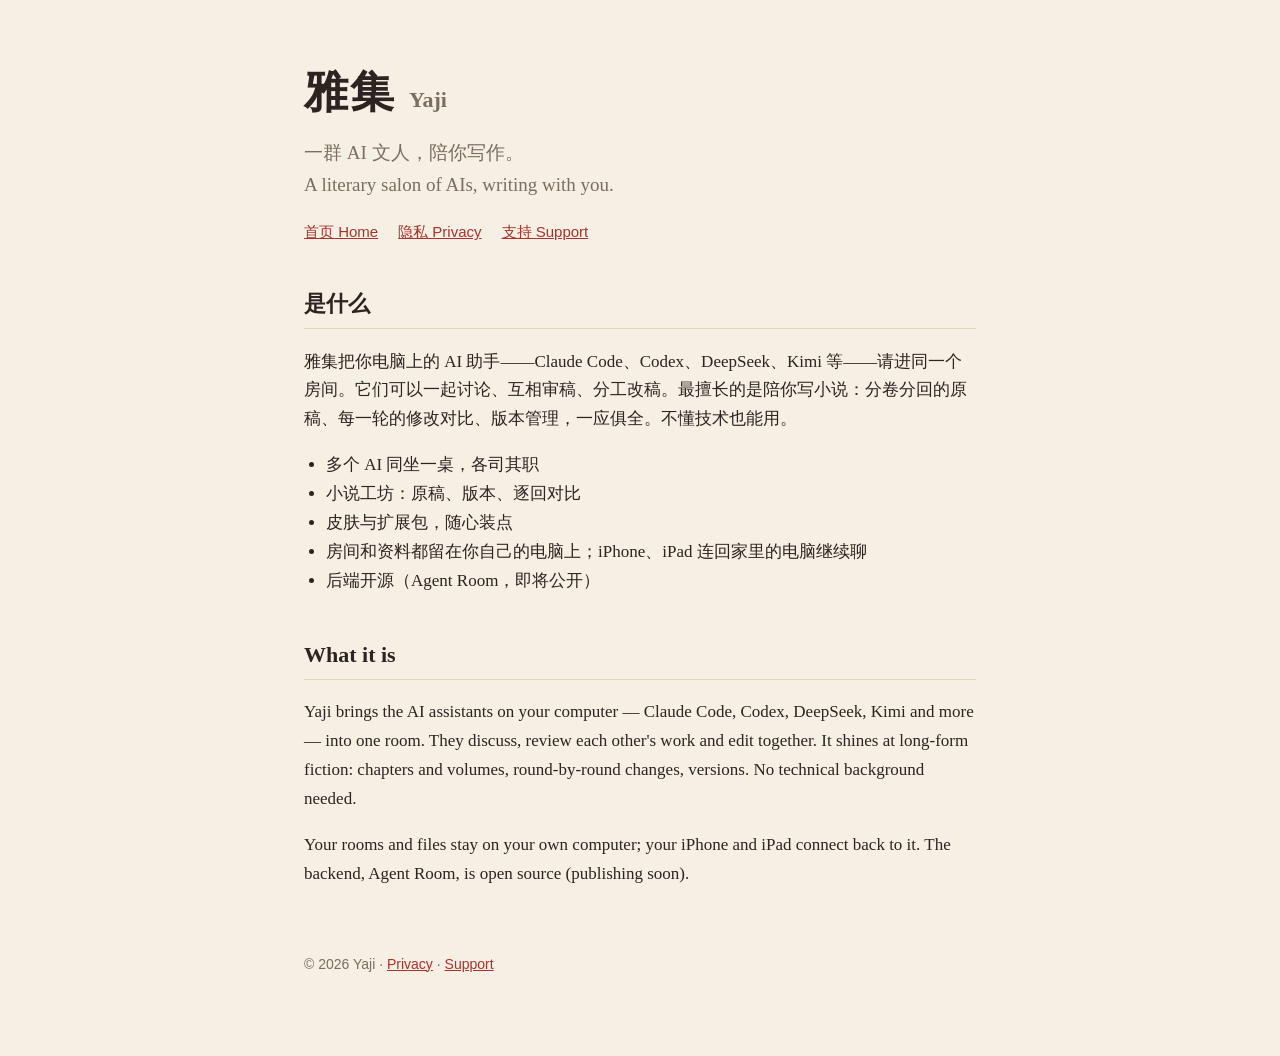
<file: index.html>
<!doctype html>
<html lang="zh-Hans">
<head>
<meta charset="utf-8"><meta name="viewport" content="width=device-width, initial-scale=1">
<title>雅集 Yaji — a literary salon of AIs</title>
<meta name="description" content="Yaji brings your AI assistants into one room to write, discuss and edit together. Your rooms stay on your own computer.">
<link rel="stylesheet" href="style.css">
</head>
<body><main>
<header><h1>雅集 <small>Yaji</small></h1></header>
<p class="tag">一群 AI 文人，陪你写作。<br>A literary salon of AIs, writing with you.</p>
<nav><a href="./">首页 Home</a><a href="privacy.html">隐私 Privacy</a><a href="support.html">支持 Support</a></nav>

<h2>是什么</h2>
<p>雅集把你电脑上的 AI 助手——Claude Code、Codex、DeepSeek、Kimi 等——请进同一个房间。它们可以一起讨论、互相审稿、分工改稿。最擅长的是陪你写小说：分卷分回的原稿、每一轮的修改对比、版本管理，一应俱全。不懂技术也能用。</p>
<ul>
<li>多个 AI 同坐一桌，各司其职</li>
<li>小说工坊：原稿、版本、逐回对比</li>
<li>皮肤与扩展包，随心装点</li>
<li>房间和资料都留在你自己的电脑上；iPhone、iPad 连回家里的电脑继续聊</li>
<li>后端开源（Agent Room，即将公开）</li>
</ul>

<h2>What it is</h2>
<p>Yaji brings the AI assistants on your computer — Claude Code, Codex, DeepSeek, Kimi and more — into one room. They discuss, review each other's work and edit together. It shines at long-form fiction: chapters and volumes, round-by-round changes, versions. No technical background needed.</p>
<p>Your rooms and files stay on your own computer; your iPhone and iPad connect back to it. The backend, Agent Room, is open source (publishing soon).</p>

<footer>© 2026 Yaji · <a href="privacy.html">Privacy</a> · <a href="support.html">Support</a></footer>
</main></body>
</html>
</file>
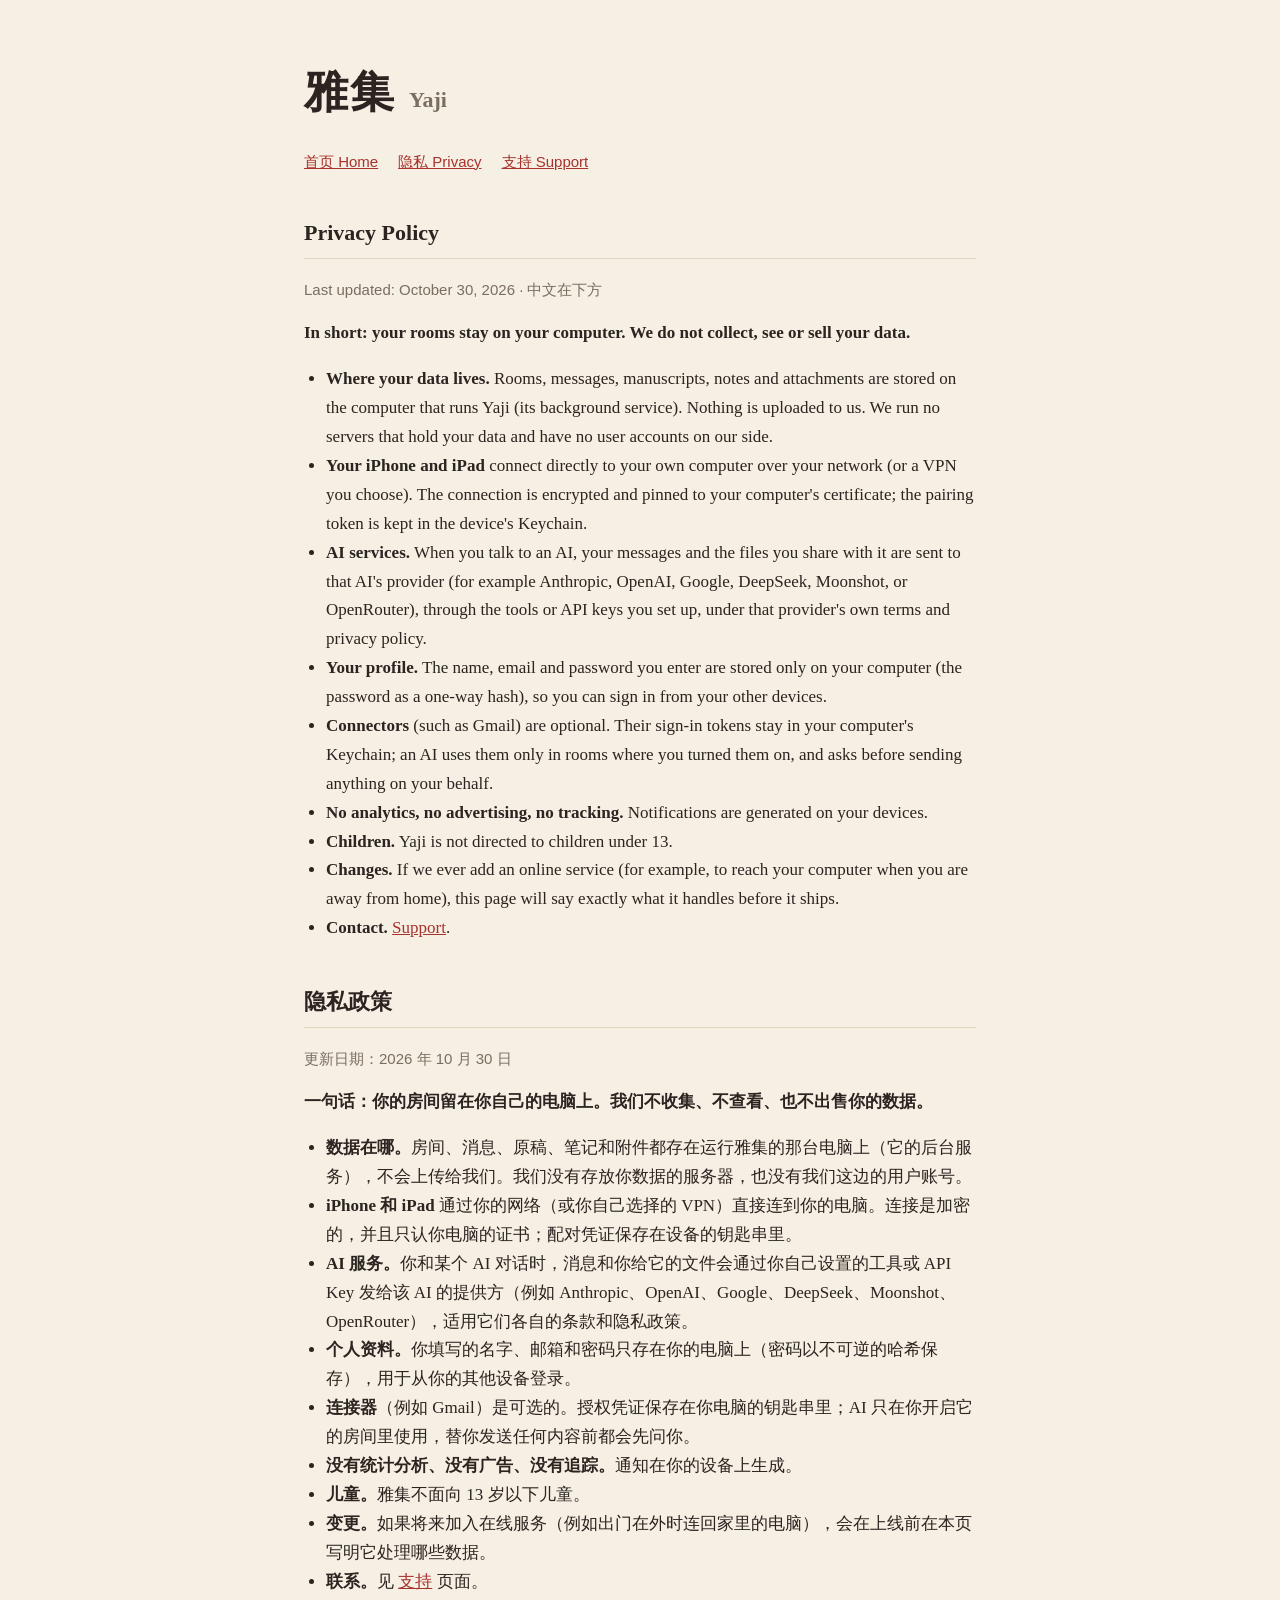
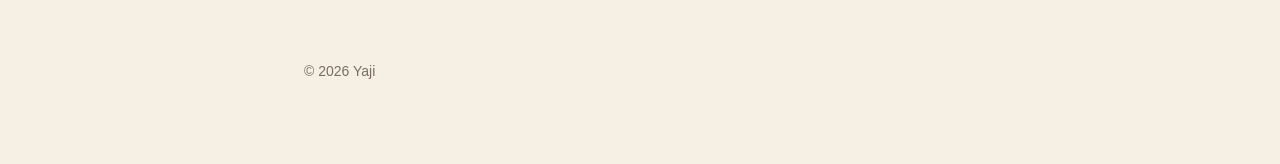
<file: privacy.html>
<!doctype html>
<html lang="en">
<head>
<meta charset="utf-8"><meta name="viewport" content="width=device-width, initial-scale=1">
<title>Privacy — 雅集 Yaji</title>
<link rel="stylesheet" href="style.css">
</head>
<body><main>
<header><h1>雅集 <small>Yaji</small></h1></header>
<nav><a href="./">首页 Home</a><a href="privacy.html">隐私 Privacy</a><a href="support.html">支持 Support</a></nav>

<h2>Privacy Policy</h2>
<p class="lang">Last updated: October 30, 2026 · 中文在下方</p>
<p><strong>In short: your rooms stay on your computer. We do not collect, see or sell your data.</strong></p>
<ul>
<li><strong>Where your data lives.</strong> Rooms, messages, manuscripts, notes and attachments are stored on the computer that runs Yaji (its background service). Nothing is uploaded to us. We run no servers that hold your data and have no user accounts on our side.</li>
<li><strong>Your iPhone and iPad</strong> connect directly to your own computer over your network (or a VPN you choose). The connection is encrypted and pinned to your computer's certificate; the pairing token is kept in the device's Keychain.</li>
<li><strong>AI services.</strong> When you talk to an AI, your messages and the files you share with it are sent to that AI's provider (for example Anthropic, OpenAI, Google, DeepSeek, Moonshot, or OpenRouter), through the tools or API keys you set up, under that provider's own terms and privacy policy.</li>
<li><strong>Your profile.</strong> The name, email and password you enter are stored only on your computer (the password as a one-way hash), so you can sign in from your other devices.</li>
<li><strong>Connectors</strong> (such as Gmail) are optional. Their sign-in tokens stay in your computer's Keychain; an AI uses them only in rooms where you turned them on, and asks before sending anything on your behalf.</li>
<li><strong>No analytics, no advertising, no tracking.</strong> Notifications are generated on your devices.</li>
<li><strong>Children.</strong> Yaji is not directed to children under 13.</li>
<li><strong>Changes.</strong> If we ever add an online service (for example, to reach your computer when you are away from home), this page will say exactly what it handles before it ships.</li>
<li><strong>Contact.</strong> <a href="support.html">Support</a>.</li>
</ul>

<h2>隐私政策</h2>
<p class="lang">更新日期：2026 年 10 月 30 日</p>
<p><strong>一句话：你的房间留在你自己的电脑上。我们不收集、不查看、也不出售你的数据。</strong></p>
<ul>
<li><strong>数据在哪。</strong>房间、消息、原稿、笔记和附件都存在运行雅集的那台电脑上（它的后台服务），不会上传给我们。我们没有存放你数据的服务器，也没有我们这边的用户账号。</li>
<li><strong>iPhone 和 iPad</strong> 通过你的网络（或你自己选择的 VPN）直接连到你的电脑。连接是加密的，并且只认你电脑的证书；配对凭证保存在设备的钥匙串里。</li>
<li><strong>AI 服务。</strong>你和某个 AI 对话时，消息和你给它的文件会通过你自己设置的工具或 API Key 发给该 AI 的提供方（例如 Anthropic、OpenAI、Google、DeepSeek、Moonshot、OpenRouter），适用它们各自的条款和隐私政策。</li>
<li><strong>个人资料。</strong>你填写的名字、邮箱和密码只存在你的电脑上（密码以不可逆的哈希保存），用于从你的其他设备登录。</li>
<li><strong>连接器</strong>（例如 Gmail）是可选的。授权凭证保存在你电脑的钥匙串里；AI 只在你开启它的房间里使用，替你发送任何内容前都会先问你。</li>
<li><strong>没有统计分析、没有广告、没有追踪。</strong>通知在你的设备上生成。</li>
<li><strong>儿童。</strong>雅集不面向 13 岁以下儿童。</li>
<li><strong>变更。</strong>如果将来加入在线服务（例如出门在外时连回家里的电脑），会在上线前在本页写明它处理哪些数据。</li>
<li><strong>联系。</strong>见 <a href="support.html">支持</a> 页面。</li>
</ul>
<footer>© 2026 Yaji</footer>
</main></body>
</html>
</file>
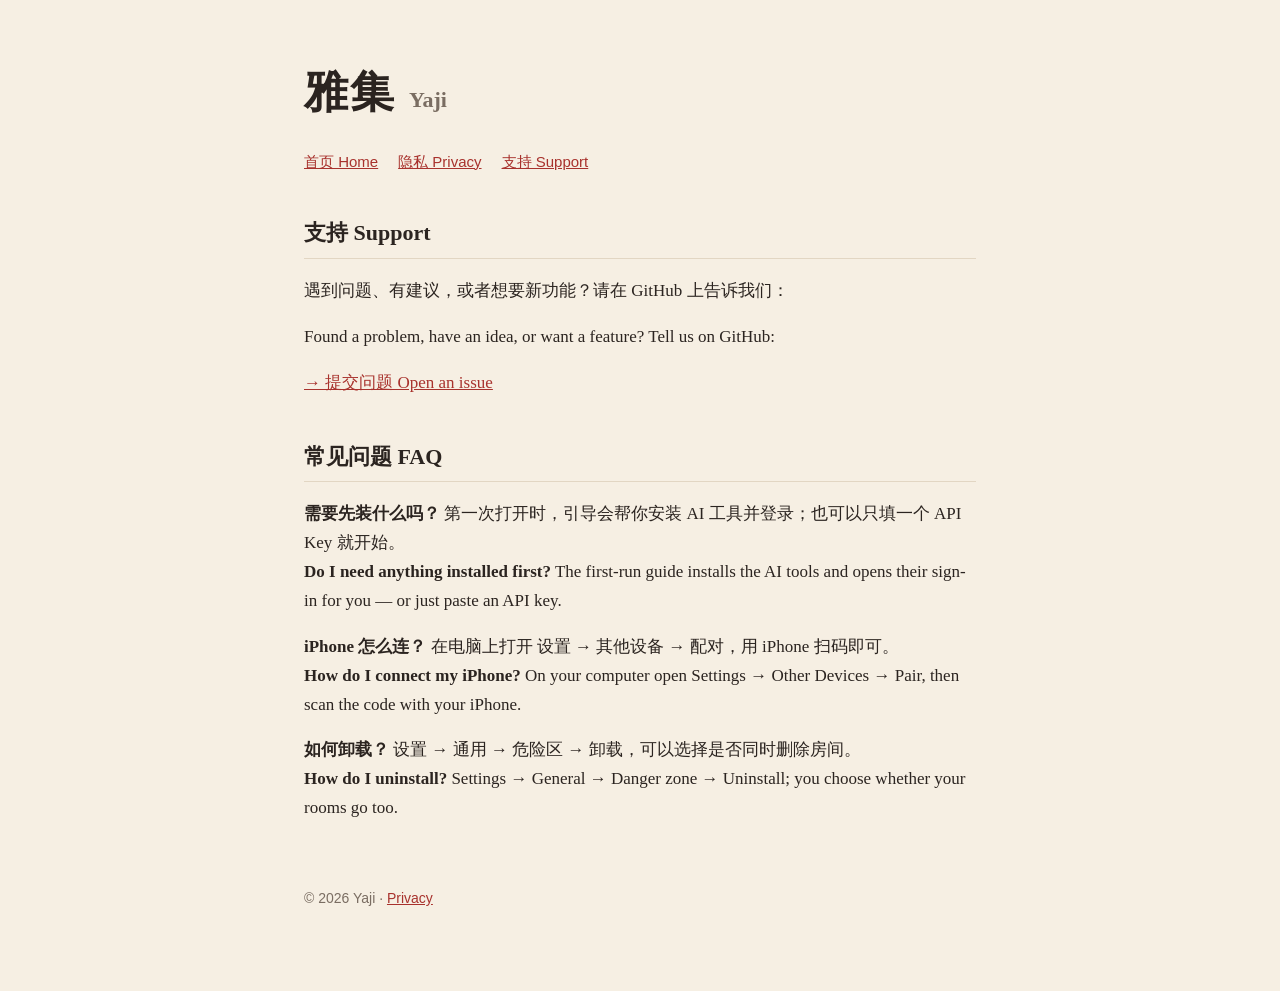
<file: support.html>
<!doctype html>
<html lang="zh-Hans">
<head>
<meta charset="utf-8"><meta name="viewport" content="width=device-width, initial-scale=1">
<title>Support — 雅集 Yaji</title>
<link rel="stylesheet" href="style.css">
</head>
<body><main>
<header><h1>雅集 <small>Yaji</small></h1></header>
<nav><a href="./">首页 Home</a><a href="privacy.html">隐私 Privacy</a><a href="support.html">支持 Support</a></nav>

<h2>支持 Support</h2>
<p>遇到问题、有建议，或者想要新功能？请在 GitHub 上告诉我们：</p>
<p>Found a problem, have an idea, or want a feature? Tell us on GitHub:</p>
<p><a href="https://github.com/yajiapp/yajiapp.github.io/issues/new">→ 提交问题 Open an issue</a></p>

<h2>常见问题 FAQ</h2>
<p><strong>需要先装什么吗？</strong> 第一次打开时，引导会帮你安装 AI 工具并登录；也可以只填一个 API Key 就开始。<br>
<strong>Do I need anything installed first?</strong> The first-run guide installs the AI tools and opens their sign-in for you — or just paste an API key.</p>
<p><strong>iPhone 怎么连？</strong> 在电脑上打开 设置 → 其他设备 → 配对，用 iPhone 扫码即可。<br>
<strong>How do I connect my iPhone?</strong> On your computer open Settings → Other Devices → Pair, then scan the code with your iPhone.</p>
<p><strong>如何卸载？</strong> 设置 → 通用 → 危险区 → 卸载，可以选择是否同时删除房间。<br>
<strong>How do I uninstall?</strong> Settings → General → Danger zone → Uninstall; you choose whether your rooms go too.</p>
<footer>© 2026 Yaji · <a href="privacy.html">Privacy</a></footer>
</main></body>
</html>
</file>
<file: style.css>
:root { --paper: #f6efe3; --ink: #2b2420; --muted: #7a6d62; --accent: #a8322d; --line: #e2d6c3; }
@media (prefers-color-scheme: dark) { :root { --paper: #1f1b18; --ink: #efe6d8; --muted: #a89a8b; --accent: #e06a5f; --line: #3a322c; } }
* { box-sizing: border-box; }
body { margin: 0; background: var(--paper); color: var(--ink); font: 17px/1.7 "Songti SC", "Noto Serif SC", Georgia, serif; }
main { max-width: 720px; margin: 0 auto; padding: 56px 24px 80px; }
header { display: flex; align-items: baseline; gap: 14px; flex-wrap: wrap; }
h1 { font-size: 44px; margin: 0; letter-spacing: 2px; }
h1 small { font-size: 22px; color: var(--muted); letter-spacing: 0; }
h2 { font-size: 22px; margin-top: 40px; border-bottom: 1px solid var(--line); padding-bottom: 6px; }
a { color: var(--accent); }
nav { margin: 18px 0 36px; display: flex; gap: 20px; font-family: -apple-system, sans-serif; font-size: 15px; }
.tag { color: var(--muted); font-size: 19px; margin: 6px 0 0; }
ul { padding-left: 22px; }
footer { margin-top: 64px; color: var(--muted); font-size: 14px; font-family: -apple-system, sans-serif; }
.lang { color: var(--muted); font-size: 15px; font-family: -apple-system, sans-serif; }
</file>
